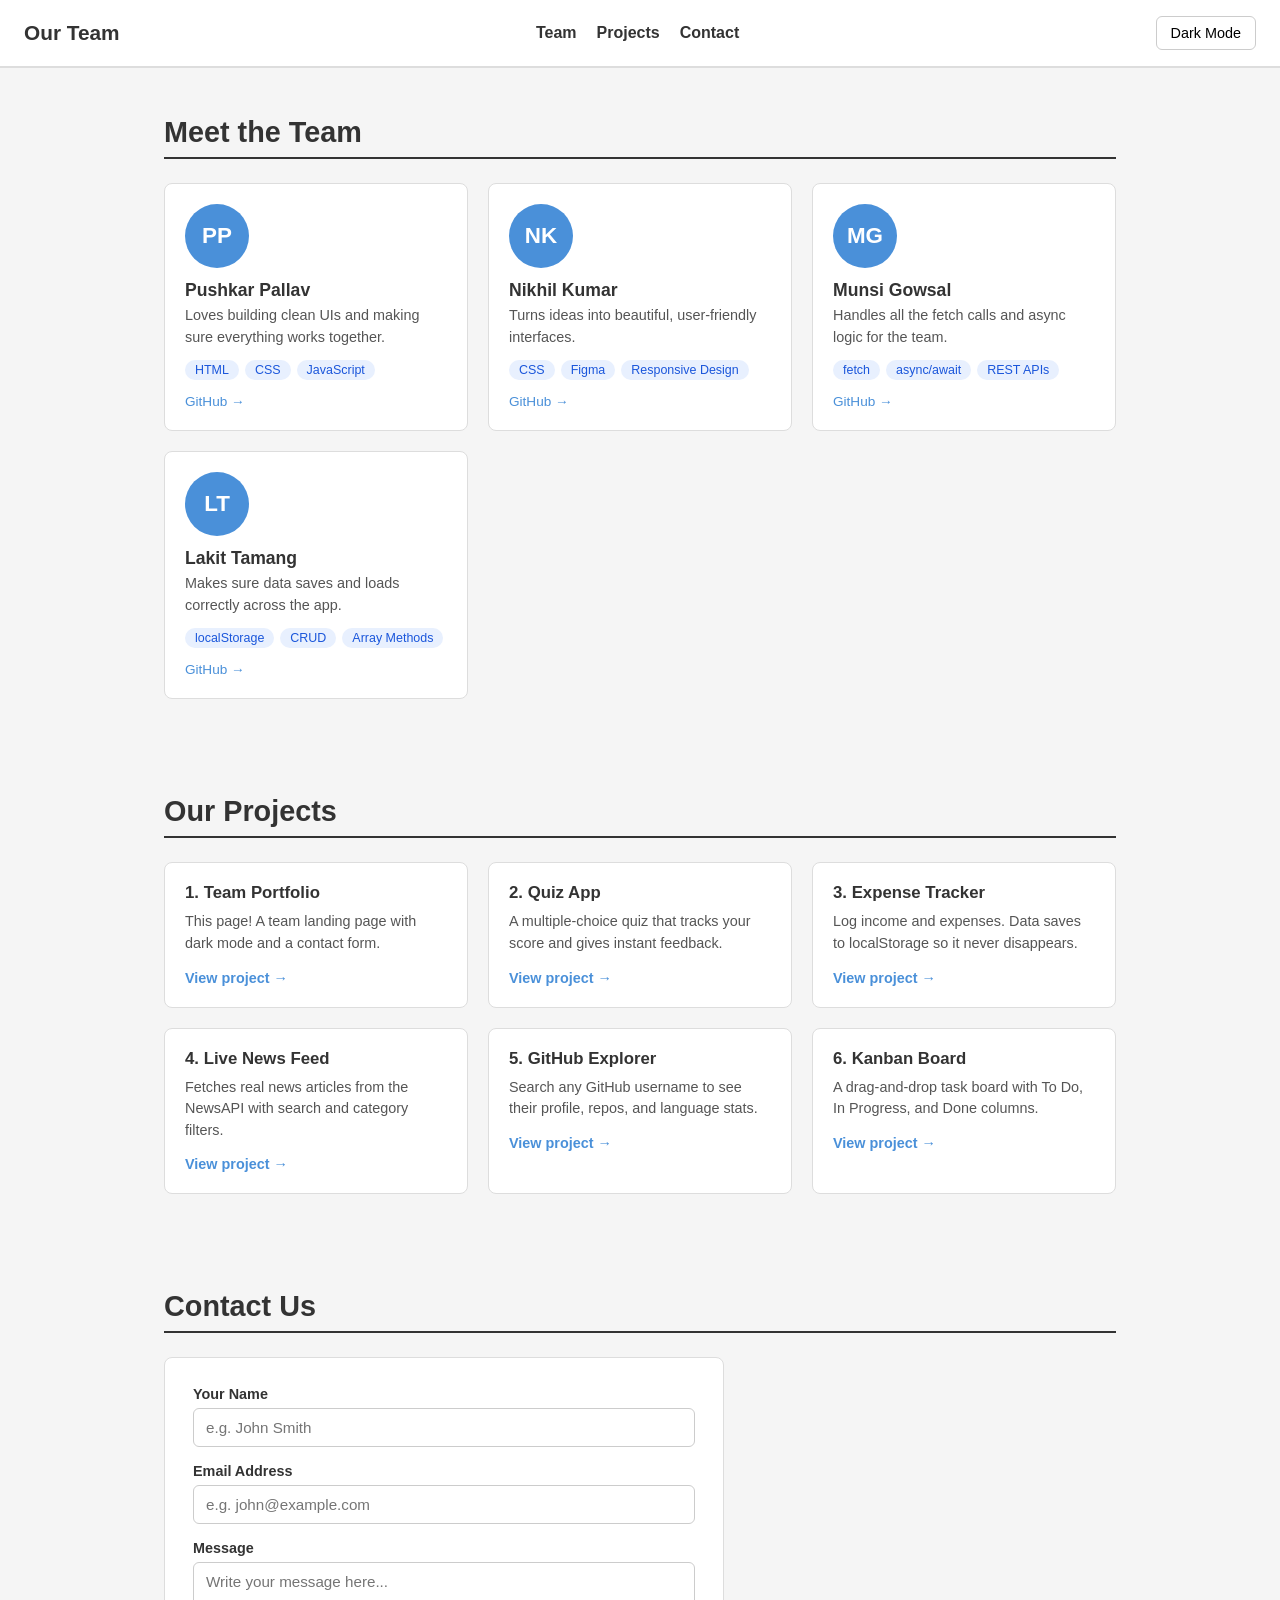
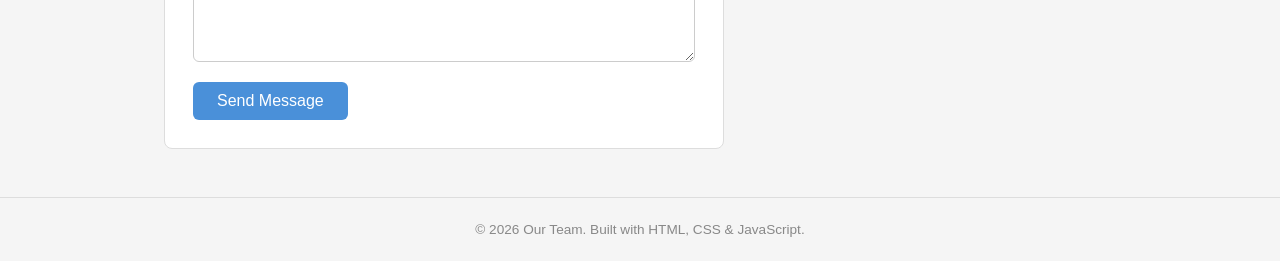
<file: index.html>
<!DOCTYPE html>
<html lang="en">
<head>
  <meta charset="UTF-8" />
  <meta name="viewport" content="width=device-width, initial-scale=1.0" />
  <title>Team Portfolio</title>
  <link rel="stylesheet" href="index.css">
</head>
<body>

  <!-- NAVIGATION -->
  <nav>
    <h1>Our Team</h1>
    <ul>
      <li><a href="#team">Team</a></li>
      <li><a href="#projects">Projects</a></li>
      <li><a href="#contact">Contact</a></li>
    </ul>
    <button id="theme-btn" onclick="toggleTheme()">Dark Mode</button>
  </nav>

  <!-- TEAM SECTION -->
  <section id="team">
    <h2>Meet the Team</h2>
    <div class="team-grid" id="team-grid">
      <!-- Cards are added by JavaScript below -->
    </div>
  </section>

  <!-- PROJECTS SECTION -->
  <section id="projects">
    <h2>Our Projects</h2>
    <div class="projects-grid" id="projects-grid">
      <!-- Cards are added by JavaScript below -->
    </div>
  </section>

  <!-- CONTACT SECTION -->
  <section id="contact">
    <h2>Contact Us</h2>
    <form id="contact-form" novalidate>

      <div class="form-group">
        <label for="name">Your Name</label>
        <input type="text" id="name" placeholder="e.g. John Smith" />
        <p class="error-msg" id="name-error">Please enter your name.</p>
      </div>

      <div class="form-group">
        <label for="email">Email Address</label>
        <input type="email" id="email" placeholder="e.g. john@example.com" />
        <p class="error-msg" id="email-error">Please enter a valid email.</p>
      </div>

      <div class="form-group">
        <label for="message">Message</label>
        <textarea id="message" placeholder="Write your message here..."></textarea>
        <p class="error-msg" id="message-error">Message must be at least 10 characters.</p>
      </div>

      <button type="submit">Send Message</button>
      <div id="success-msg">Thanks! We'll get back to you soon.</div>

    </form>
  </section>

  <footer>
    <p>©️ 2026 Our Team. Built with HTML, CSS & JavaScript.</p>
  </footer>

  <script src="data.js"></script>
  <script src="render.js"></script>
  <script src="theme.js"></script>
  <script src="form.js"></script>
  <script src="main.js"></script>
</body>
</html>
</file>
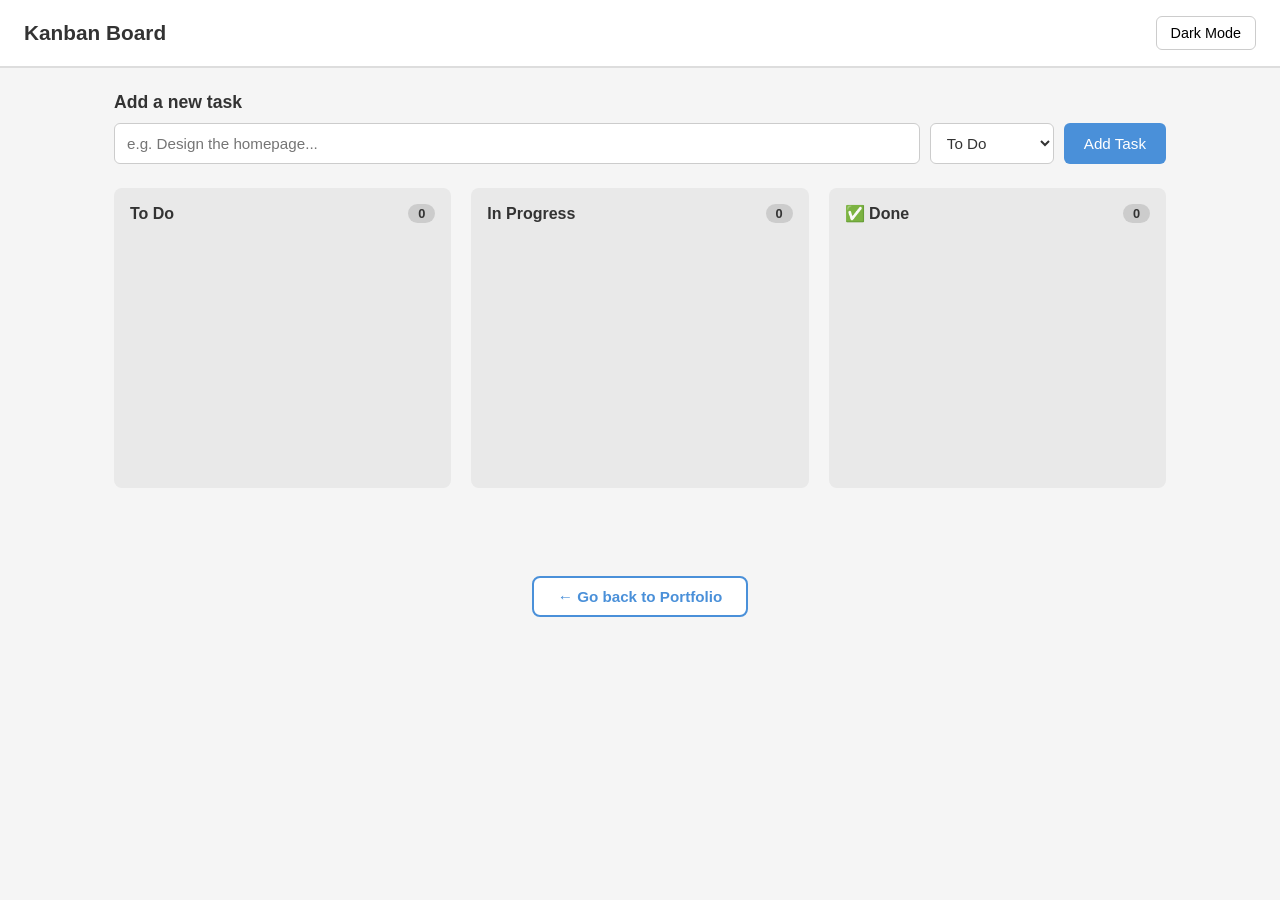
<file: Kanban-Task-board/kanban.html>
<!doctype html>
<html lang="en">
  <head>
    <meta charset="UTF-8" />
    <meta name="viewport" content="width=device-width, initial-scale=1.0" />
    <title>Kanban Board</title>
    <link rel="stylesheet" href="kanban.css" />
  </head>
  <body>
    <!-- NAVIGATION -->
    <nav>
      <h1>Kanban Board</h1>
      <button id="theme-btn" onclick="toggleTheme()">Dark Mode</button>
    </nav>

    <!-- ADD TASK AREA -->
    <div class="add-task-area">
      <h2>Add a new task</h2>
      <div class="add-task-form">
        <input
          type="text"
          id="task-input"
          placeholder="e.g. Design the homepage..."
        />
        <select id="column-select">
          <option value="todo">To Do</option>
          <option value="inprogress">In Progress</option>
          <option value="done">Done</option>
        </select>
        <button onclick="addTask()">Add Task</button>
      </div>
      <p class="add-error" id="add-error">Please enter a task name.</p>
    </div>

    <!-- BOARD -->
    <div class="board">
      <div class="column" id="col-todo">
        <div class="column-header">
          <h2>To Do</h2>
          <span class="card-count" id="count-todo">0</span>
        </div>
        <div
          class="cards-container"
          id="todo"
          ondragover="onDragOver(event)"
          ondragleave="onDragLeave(event)"
          ondrop="onDrop(event, 'todo')"
        ></div>
      </div>

      <div class="column" id="col-inprogress">
        <div class="column-header">
          <h2>In Progress</h2>
          <span class="card-count" id="count-inprogress">0</span>
        </div>
        <div
          class="cards-container"
          id="inprogress"
          ondragover="onDragOver(event)"
          ondragleave="onDragLeave(event)"
          ondrop="onDrop(event, 'inprogress')"
        ></div>
      </div>

      <div class="column" id="col-done">
        <div class="column-header">
          <h2>✅ Done</h2>
          <span class="card-count" id="count-done">0</span>
        </div>
        <div
          class="cards-container"
          id="done"
          ondragover="onDragOver(event)"
          ondragleave="onDragLeave(event)"
          ondrop="onDrop(event, 'done')"
        ></div>
      </div>
    </div>

    <div class="back-to-portfolio">
      <a href="../index.html" class="btn-portfolio">← Go back to Portfolio</a>
    </div>

    <script src="core.js"></script>
    <script src="tasks.js"></script>
    <script src="edit_drag.js"></script>
    <script src="kanban_ui.js"></script>
  </body>
</html>
</file>
<file: index.css>
* {
  margin: 0;
  padding: 0;
  box-sizing: border-box;
}

body {
  font-family: Arial, sans-serif;
  background-color: #f5f5f5;
  color: #333;
}

/* Dark mode styles */
body.dark {
  background-color: #1a1a1a;
  color: #f0f0f0;
}

/* ---- Navigation ---- */
nav {
  background-color: #ffffff;
  border-bottom: 2px solid #ddd;
  padding: 16px 24px;
  display: flex;
  justify-content: space-between;
  align-items: center;
}

body.dark nav {
  background-color: #2a2a2a;
  border-color: #444;
}

nav h1 {
  font-size: 1.3rem;
}

nav ul {
  list-style: none;
  display: flex;
  gap: 20px;
}

nav ul a {
  text-decoration: none;
  color: #333;
  font-weight: bold;
}

body.dark nav ul a {
  color: #f0f0f0;
}

#theme-btn {
  padding: 8px 14px;
  cursor: pointer;
  border: 1px solid #ccc;
  border-radius: 6px;
  background: #fff;
  font-size: 0.9rem;
}

body.dark #theme-btn {
  background: #444;
  color: #f0f0f0;
  border-color: #666;
}

/* ---- Sections ---- */
section {
  max-width: 1000px;
  margin: 0 auto;
  padding: 48px 24px;
}

section h2 {
  font-size: 1.8rem;
  margin-bottom: 24px;
  border-bottom: 2px solid #333;
  padding-bottom: 8px;
}

body.dark section h2 {
  border-color: #f0f0f0;
}

/* ---- Team Cards ---- */
.team-grid {
  display: grid;
  grid-template-columns: repeat(auto-fill, minmax(250px, 1fr));
  gap: 20px;
}

.team-card {
  background: #ffffff;
  border: 1px solid #ddd;
  border-radius: 8px;
  padding: 20px;
}

body.dark .team-card {
  background: #2a2a2a;
  border-color: #444;
}

.team-card img {
  width: 64px;
  height: 64px;
  border-radius: 50%;
  object-fit: cover;
  background: #ccc;
  margin-bottom: 12px;
}

.avatar-placeholder {
  width: 64px;
  height: 64px;
  border-radius: 50%;
  background-color: #4a90d9;
  color: white;
  display: flex;
  align-items: center;
  justify-content: center;
  font-size: 1.4rem;
  font-weight: bold;
  margin-bottom: 12px;
}

.team-card h3 {
  font-size: 1.1rem;
  margin-bottom: 4px;
}

.team-card .role {
  color: #4a90d9;
  font-size: 0.85rem;
  margin-bottom: 10px;
}

.team-card p {
  font-size: 0.9rem;
  color: #555;
  margin-bottom: 12px;
  line-height: 1.5;
}

body.dark .team-card p {
  color: #aaa;
}

.skills {
  display: flex;
  flex-wrap: wrap;
  gap: 6px;
  margin-bottom: 12px;
}

.skill-badge {
  background: #e8f0fe;
  color: #1a56db;
  padding: 3px 10px;
  border-radius: 12px;
  font-size: 0.78rem;
}

body.dark .skill-badge {
  background: #1e3a6e;
  color: #93c5fd;
}

.team-card a {
  display: inline-block;
  margin-right: 10px;
  color: #4a90d9;
  text-decoration: none;
  font-size: 0.85rem;
}

.team-card a:hover {
  text-decoration: underline;
}

/* ---- Project Cards ---- */
.projects-grid {
  display: grid;
  grid-template-columns: repeat(auto-fill, minmax(280px, 1fr));
  gap: 20px;
}

.project-card {
  background: #ffffff;
  border: 1px solid #ddd;
  border-radius: 8px;
  padding: 20px;
}

body.dark .project-card {
  background: #2a2a2a;
  border-color: #444;
}

.project-card h3 {
  font-size: 1.05rem;
  margin-bottom: 8px;
}

.project-card p {
  font-size: 0.9rem;
  color: #555;
  margin-bottom: 14px;
  line-height: 1.5;
}

body.dark .project-card p {
  color: #aaa;
}

.project-card a {
  color: #4a90d9;
  text-decoration: none;
  font-size: 0.9rem;
  font-weight: bold;
}

.project-card a:hover {
  text-decoration: underline;
}

/* ---- Contact Form ---- */
form {
  background: #ffffff;
  border: 1px solid #ddd;
  border-radius: 8px;
  padding: 28px;
  max-width: 560px;
}

body.dark form {
  background: #2a2a2a;
  border-color: #444;
}

.form-group {
  margin-bottom: 16px;
}

.form-group label {
  display: block;
  font-weight: bold;
  margin-bottom: 6px;
  font-size: 0.9rem;
}

.form-group input,
.form-group textarea {
  width: 100%;
  padding: 10px 12px;
  border: 1px solid #ccc;
  border-radius: 6px;
  font-size: 0.95rem;
  font-family: Arial, sans-serif;
  background: #fff;
  color: #333;
}

body.dark .form-group input,
body.dark .form-group textarea {
  background: #1a1a1a;
  color: #f0f0f0;
  border-color: #555;
}

.form-group input:focus,
.form-group textarea:focus {
  outline: none;
  border-color: #4a90d9;
}

.form-group textarea {
  height: 100px;
  resize: vertical;
}

.error-msg {
  color: red;
  font-size: 0.8rem;
  margin-top: 4px;
  display: none;
}

.error-msg.show {
  display: block;
}

.form-group input.invalid,
.form-group textarea.invalid {
  border-color: red;
}

form button[type="submit"] {
  background-color: #4a90d9;
  color: white;
  border: none;
  padding: 10px 24px;
  border-radius: 6px;
  font-size: 1rem;
  cursor: pointer;
}

form button[type="submit"]:hover {
  background-color: #357abd;
}

#success-msg {
  display: none;
  margin-top: 16px;
  padding: 12px;
  background: #d4edda;
  color: #155724;
  border-radius: 6px;
}

/* ---- Footer ---- */
footer {
  text-align: center;
  padding: 24px;
  font-size: 0.85rem;
  color: #888;
  border-top: 1px solid #ddd;
}

body.dark footer {
  border-color: #444;
}

/* ---- Responsive ---- */
@media (max-width: 600px) {
  nav ul {
    display: none;
  }
}
</file>
<file: Kanban-Task-board/kanban.css>
* {
  margin: 0;
  padding: 0;
  box-sizing: border-box;
}

body {
  font-family: Arial, sans-serif;
  background-color: #f5f5f5;
  color: #333;
}

body.dark {
  background-color: #1a1a1a;
  color: #f0f0f0;
}

/* ---- Navigation ---- */
nav {
  background-color: #ffffff;
  border-bottom: 2px solid #ddd;
  padding: 16px 24px;
  display: flex;
  justify-content: space-between;
  align-items: center;
}

body.dark nav {
  background-color: #2a2a2a;
  border-color: #444;
}

nav h1 {
  font-size: 1.3rem;
}

#theme-btn {
  padding: 8px 14px;
  cursor: pointer;
  border: 1px solid #ccc;
  border-radius: 6px;
  background: #fff;
  font-size: 0.9rem;
}

body.dark #theme-btn {
  background: #444;
  color: #f0f0f0;
  border-color: #666;
}

/* ---- Add Task Form ---- */
.add-task-area {
  max-width: 1100px;
  margin: 24px auto 0;
  padding: 0 24px;
}

.add-task-area h2 {
  font-size: 1.1rem;
  margin-bottom: 10px;
}

.add-task-form {
  display: flex;
  gap: 10px;
  flex-wrap: wrap;
}

.add-task-form input {
  flex: 1;
  min-width: 180px;
  padding: 10px 12px;
  border: 1px solid #ccc;
  border-radius: 6px;
  font-size: 0.95rem;
  font-family: Arial, sans-serif;
  background: #fff;
  color: #333;
}

body.dark .add-task-form input {
  background: #2a2a2a;
  color: #f0f0f0;
  border-color: #555;
}

.add-task-form select {
  padding: 10px 12px;
  border: 1px solid #ccc;
  border-radius: 6px;
  font-size: 0.95rem;
  font-family: Arial, sans-serif;
  background: #fff;
  color: #333;
  cursor: pointer;
}

body.dark .add-task-form select {
  background: #2a2a2a;
  color: #f0f0f0;
  border-color: #555;
}

.add-task-form button {
  padding: 10px 20px;
  background-color: #4a90d9;
  color: white;
  border: none;
  border-radius: 6px;
  font-size: 0.95rem;
  cursor: pointer;
}

.add-task-form button:hover {
  background-color: #357abd;
}

.add-error {
  color: red;
  font-size: 0.82rem;
  margin-top: 6px;
  display: none;
}

.add-error.show {
  display: block;
}

/* ---- Board ---- */
.board {
  max-width: 1100px;
  margin: 24px auto;
  padding: 0 24px 48px;
  display: grid;
  grid-template-columns: repeat(3, 1fr);
  gap: 20px;
}

/* ---- Column ---- */
.column {
  background-color: #e9e9e9;
  border-radius: 8px;
  padding: 16px;
  min-height: 300px;
}

body.dark .column {
  background-color: #2a2a2a;
}

.column-header {
  display: flex;
  justify-content: space-between;
  align-items: center;
  margin-bottom: 14px;
}

.column-header h2 {
  font-size: 1rem;
  font-weight: bold;
}

.card-count {
  background: #ccc;
  color: #333;
  border-radius: 12px;
  padding: 2px 10px;
  font-size: 0.8rem;
  font-weight: bold;
}

body.dark .card-count {
  background: #444;
  color: #f0f0f0;
}

/* ---- Drop Zone ---- */
.cards-container {
  min-height: 200px;
  border: 2px dashed transparent;
  border-radius: 6px;
  padding: 4px;
  transition:
    border-color 0.2s,
    background 0.2s;
}

.cards-container.drag-over {
  border-color: #4a90d9;
  background-color: rgba(74, 144, 217, 0.08);
}

/* ---- Card ---- */
.card {
  background: #ffffff;
  border: 1px solid #ddd;
  border-radius: 6px;
  padding: 14px;
  margin-bottom: 10px;
  cursor: grab;
}

.card:active {
  cursor: grabbing;
}

body.dark .card {
  background: #1a1a1a;
  border-color: #444;
}

.card.dragging {
  opacity: 0.4;
}

.card-title {
  font-size: 0.95rem;
  font-weight: bold;
  margin-bottom: 6px;
  word-break: break-word;
}

.card-actions {
  display: flex;
  gap: 8px;
  margin-top: 10px;
}

.card-actions button {
  padding: 4px 10px;
  font-size: 0.78rem;
  border: 1px solid #ccc;
  border-radius: 4px;
  cursor: pointer;
  background: #f5f5f5;
  color: #333;
}

body.dark .card-actions button {
  background: #2a2a2a;
  color: #f0f0f0;
  border-color: #555;
}

.card-actions button:hover {
  background: #e0e0e0;
}

body.dark .card-actions button:hover {
  background: #3a3a3a;
}

.btn-delete {
  color: #cc0000 !important;
  border-color: #cc0000 !important;
}

/* ---- Edit mode on card ---- */
.card-edit-input {
  width: 100%;
  padding: 6px 8px;
  font-size: 0.9rem;
  font-family: Arial, sans-serif;
  border: 1px solid #4a90d9;
  border-radius: 4px;
  margin-bottom: 8px;
  background: #fff;
  color: #333;
}

body.dark .card-edit-input {
  background: #1a1a1a;
  color: #f0f0f0;
  border-color: #4a90d9;
}

/* ---- Responsive ---- */
@media (max-width: 650px) {
  .board {
    grid-template-columns: 1fr;
  }
}

/* ---- Start & Done action buttons ---- */
.btn-start {
  color: #1a7f37 !important;
  border-color: #1a7f37 !important;
  font-weight: bold;
}

.btn-start:hover {
  background: #d4edda !important;
}

.btn-done {
  color: #0055cc !important;
  border-color: #0055cc !important;
  font-weight: bold;
}

.btn-done:hover {
  background: #cce0ff !important;
}

body.dark .btn-start:hover {
  background: #0f3d1f !important;
}

body.dark .btn-done:hover {
  background: #002966 !important;
}

/* ---- Back to Portfolio ---- */
.back-to-portfolio {
  text-align: center;
  padding: 16px 24px 48px;
}

.btn-portfolio {
  display: inline-block;
  padding: 10px 24px;
  background-color: #ffffff;
  color: #4a90d9;
  border: 2px solid #4a90d9;
  border-radius: 8px;
  font-size: 0.95rem;
  font-weight: bold;
  text-decoration: none;
  transition: background 0.2s, color 0.2s;
}

.btn-portfolio:hover {
  background-color: #4a90d9;
  color: #ffffff;
}

body.dark .btn-portfolio {
  background-color: #1a1a1a;
  color: #4a90d9;
  border-color: #4a90d9;
}

body.dark .btn-portfolio:hover {
  background-color: #4a90d9;
  color: #ffffff;
}
</file>
